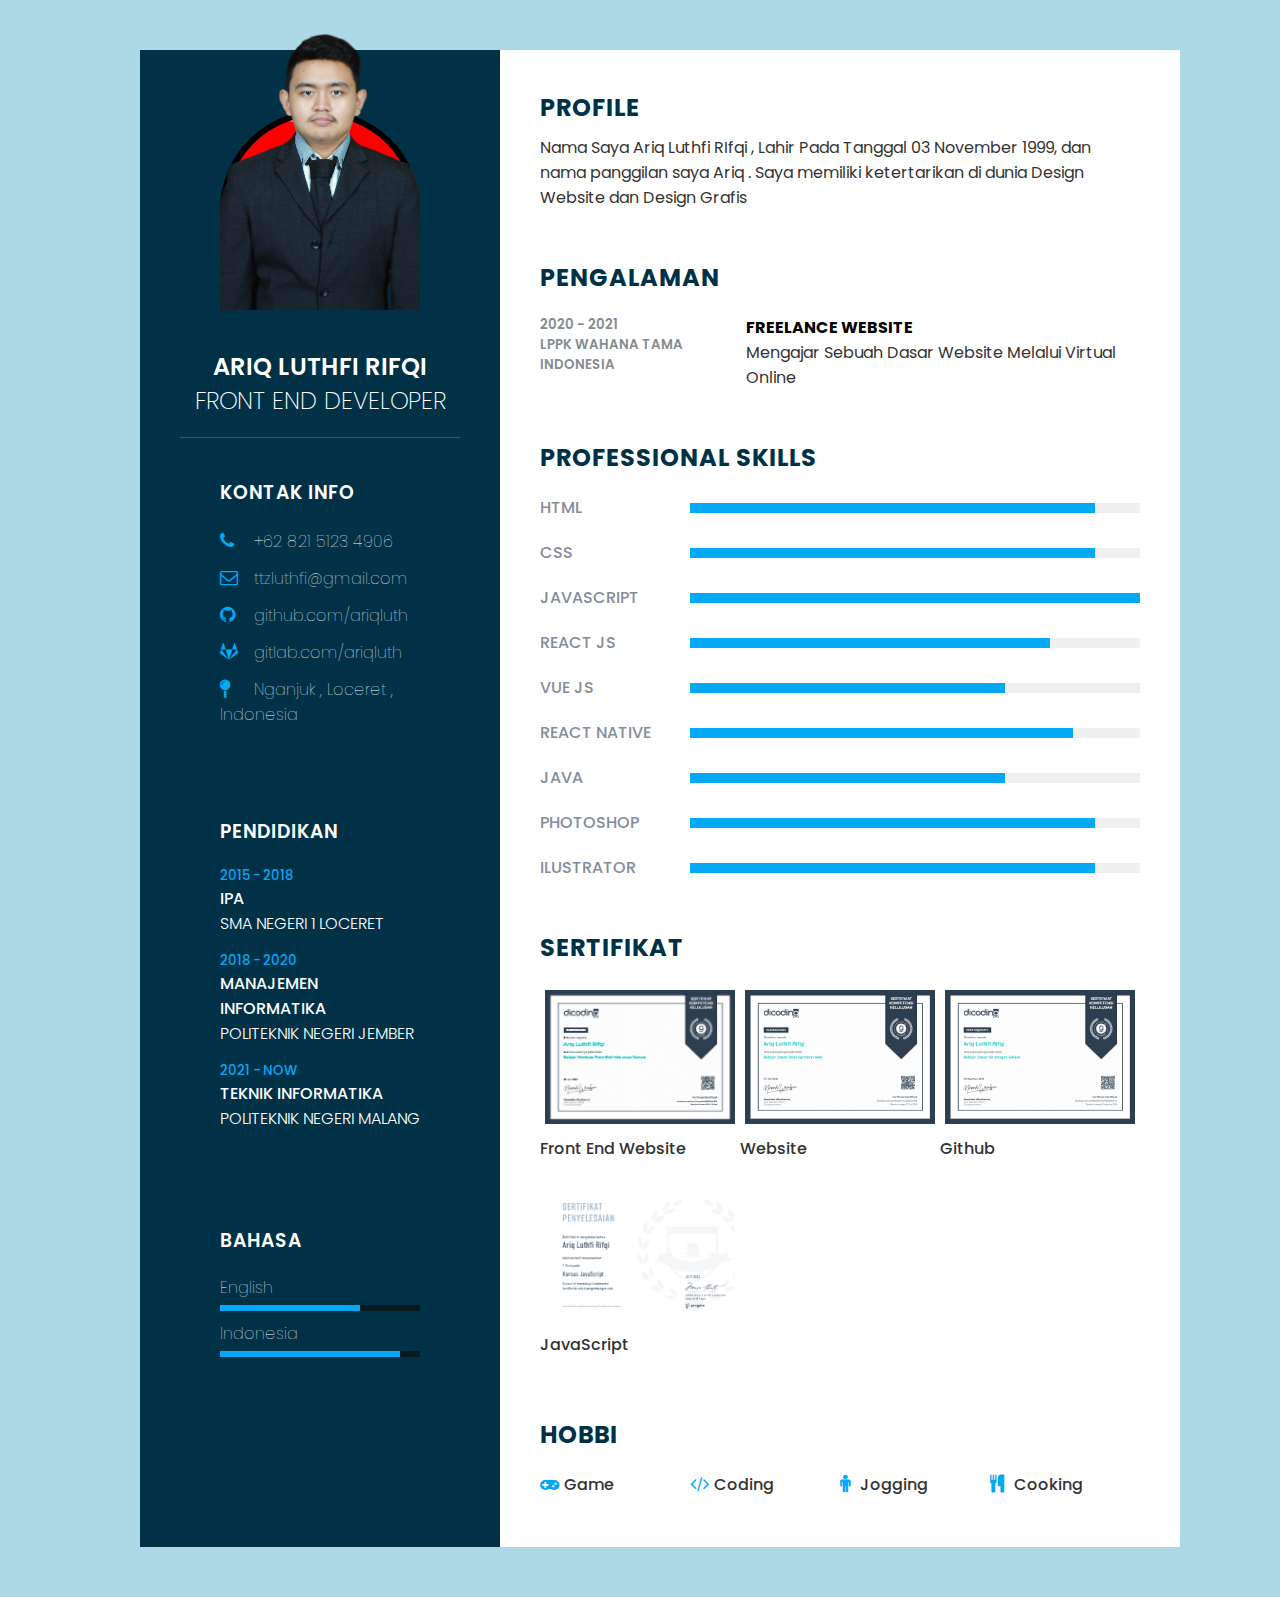
<file: index.html>
<!DOCTYPE html>
<html lang="en">
<head>
    <meta charset="UTF-8">
    <meta http-equiv="X-UA-Compatible" content="IE=edge">
    <meta name="viewport" content="width=device-width, initial-scale=1.0">
    <title>Document</title>
    <link rel="stylesheet" href="https://cdnjs.cloudflare.com/ajax/libs/font-awesome/4.7.0/css/font-awesome.css" integrity="sha512-5A8nwdMOWrSz20fDsjczgUidUBR8liPYU+WymTZP1lmY9G6Oc7HlZv156XqnsgNUzTyMefFTcsFH/tnJE/+xBg==" crossorigin="anonymous" referrerpolicy="no-referrer" />
    <link rel="stylesheet"  type="text/css" href="style.css">
</head>
<body>
    <div class="container">
        <div class="left_Side">
            <div class="profileText">
                <div class="imgBx">
                    <div class="circle">
                    <img src="img/removebg.png" alt="">
                </div>
                <div class="circle2"></div>
                <img src="img/removebg.png" alt="">
               
            </div>
            
                <h2>Ariq Luthfi Rifqi<br><span>Front End Developer</span></h2>
            </div>

            <div class="contactInfo">
                <h3 class="title">Kontak Info</h3>
                <ul>
                    <li>
                        <span class="icon"><i class="fa fa-phone" aria-hidden="true"></i></span>
                        <span class="text">+62 821 5123 4906</span>

                    </li>
                    <li>
                        <span class="icon"><i class="fa fa-envelope-o" aria-hidden="true"></i></span>
                        <span class="text">ttzluthfi@gmail.com</span>
                        
                    </li>
                    <li>
                        <span class="icon"><i class="fa fa-github" aria-hidden="true"></i></span>
                        <span class="text">github.com/ariqluth</span>
                        
                    </li>
                    <li>
                        <span class="icon"><i class="fa fa-gitlab" aria-hidden="true"></i></span>
                        <span class="text">gitlab.com/ariqluth</span>
                        
                    </li>
                    <li>
                        <span class="icon"><i class="fa fa-map-pin" aria-hidden="true"></i></span>
                        <span class="text">Nganjuk , Loceret , Indonesia</span>
                        
                    </li>
                </ul>
            </div>
            <!-- 2 -->
            <div class="contactInfo education">
                <h3 class="title">Pendidikan</h3>
                <ul>
                    <li>
                      <h5>2015 - 2018</h5>
                      <h4> IPA </h4>
                      <h4> SMA NEGERI 1 LOCERET</h4>
                    </li>

                    <li>
                        <h5>2018 - 2020</h5>
                        <h4> MANAJEMEN INFORMATIKA </h4>
                        <h4> POLITEKNIK NEGERI JEMBER</h4>
                      </li>

                      <li>
                        <h5>2021 - NOW</h5>
                        <h4> TEKNIK INFORMATIKA </h4>
                        <h4> POLITEKNIK NEGERI MALANG</h4>
                      </li>
                </ul>
            </div>

            <div class="contactInfo language">
                <h3 class="title">BAHASA</h3>
                <ul>
                    <li>
                      <span class="text"> English</span>
                      <span class="percent">
                        <div style="width: 70%"></div>
                      </span>
                    </li>

                    <li>
                        <span class="text"> Indonesia</span>
                        <span class="percent">
                            <div style="width: 90%"></div>
                        </span>
                      </li>

                    
                </ul>
            </div>

        </div>
        <div class="right_Side">
            <div class="about">
                <h2 class="title2">Profile</h2>
                <p>Nama Saya Ariq Luthfi RIfqi , Lahir Pada Tanggal 03 November 1999, dan nama panggilan saya Ariq . Saya memiliki ketertarikan di dunia Design Website dan Design Grafis </p>
            </div>
            <div class="about">
                <h2 class="title2">Pengalaman</h2>
                <div class="box">
                    <div class="year_company">
                        <h5>2020 - 2021</h5>
                        <h5> LPPK Wahana Tama Indonesia</h5>
                    </div>
                        <div class="text">
                            <h4>Freelance Website</h4>
                            <p> Mengajar Sebuah Dasar Website Melalui Virtual Online </p>
                        </div>
                </div>
                <!--  -->
               
                <!--  -->
            </div>
            <div class="about skills">
                <h2 class="title2">Professional Skills</h2>
                <div class="box">
                    <h4>HTML</h4>
                    <div class="percent">
                        <div style="width: 90%"></div>
                    </div>
                </div>
                    <!--  -->
                <div class="box">
                  <h4>CSS</h4>
                 <div class="percent">
                    <div style="width: 90%"></div>
                 </div>    
                </div>
                <!--  -->
                <div class="box">
                    <h4>JavaScript</h4>
                    <div class="percent">
                        <div style="width: 100%"></div>
                    </div>
                </div>
                <!--  -->
                <div class="box">
                    <h4>React Js</h4>
                    <div class="percent">
                        <div style="width: 80%"></div>
                    </div>
                </div>
                <!--  -->
                <div class="box">
                    <h4>Vue js</h4>
                    <div class="percent">
                        <div style="width: 70%"></div>
                    </div>
                </div>
                <!--  -->
                <div class="box">
                    <h4>React Native</h4>
                    <div class="percent">
                        <div style="width: 85%"></div>
                    </div>
                </div>
                <!--  -->
                <div class="box">
                    <h4>Java</h4>
                    <div class="percent">
                        <div style="width: 70%"></div>
                    </div>
                </div>
                <!--  -->
                <div class="box">
                    <h4>Photoshop</h4>
                    <div class="percent">
                        <div style="width: 90%"></div>
                    </div>
                </div>
                <!--  -->
                <div class="box">
                    <h4>Ilustrator</h4>
                    <div class="percent">
                        <div style="width: 90%"></div>
                    </div>
                </div>
            </div> 
            <!--  -->
            <div class="about sertifikat">
                <h2 class="title2">Sertifikat</h2>
                <ul>
                    <li> <a href="https://drive.google.com/file/d/1ABIUrZT8Hvoo_s4Q5rOfCL1saiKVBf2D/view?usp=sharing"><img src="img/frontend.png" alt=""> </a> Front End Website</li>
                    <li>  <a href="https://drive.google.com/file/d/1sfob--C_883do33u7cTQdShOScIWNTQr/view?usp=sharing"><img src="img/web.png" alt=""></a> Website</li>
                    <li>  <a href="https://drive.google.com/file/d/1SlnWEKlg3rLCGkY1bJlwlHhrtwYHRkzo/view?usp=sharing"><img src="img/github.png" alt=""> </a> Github</li>
                    <li>  <a href="https://drive.google.com/file/d/1nOh_TQ0AwtkDU0y8luK1sQEDHY0_1L_H/view?usp=sharing"><img src="img/javascript.png" alt=""> </a> JavaScript</li>
                
                </ul>
                </div>
                <!--  -->
            <div class="about interest">
                <h2 class="title2">Hobbi</h2>
                <ul>
                    <li> <i class="fa fa-gamepad" aria-hidden="true"></i> Game</li>
                    <li><i class="fa fa-code" aria-hidden="true"></i> Coding</li>
                    <li ><i class="fa fa-male" aria-hidden="true"></i>Jogging</li>
                    <li> <i class="fa fa-cutlery" aria-hidden="true"></i> Cooking</li>
                </ul>
                </div>
        </div>
    </div>
</body>
</html>
</file>
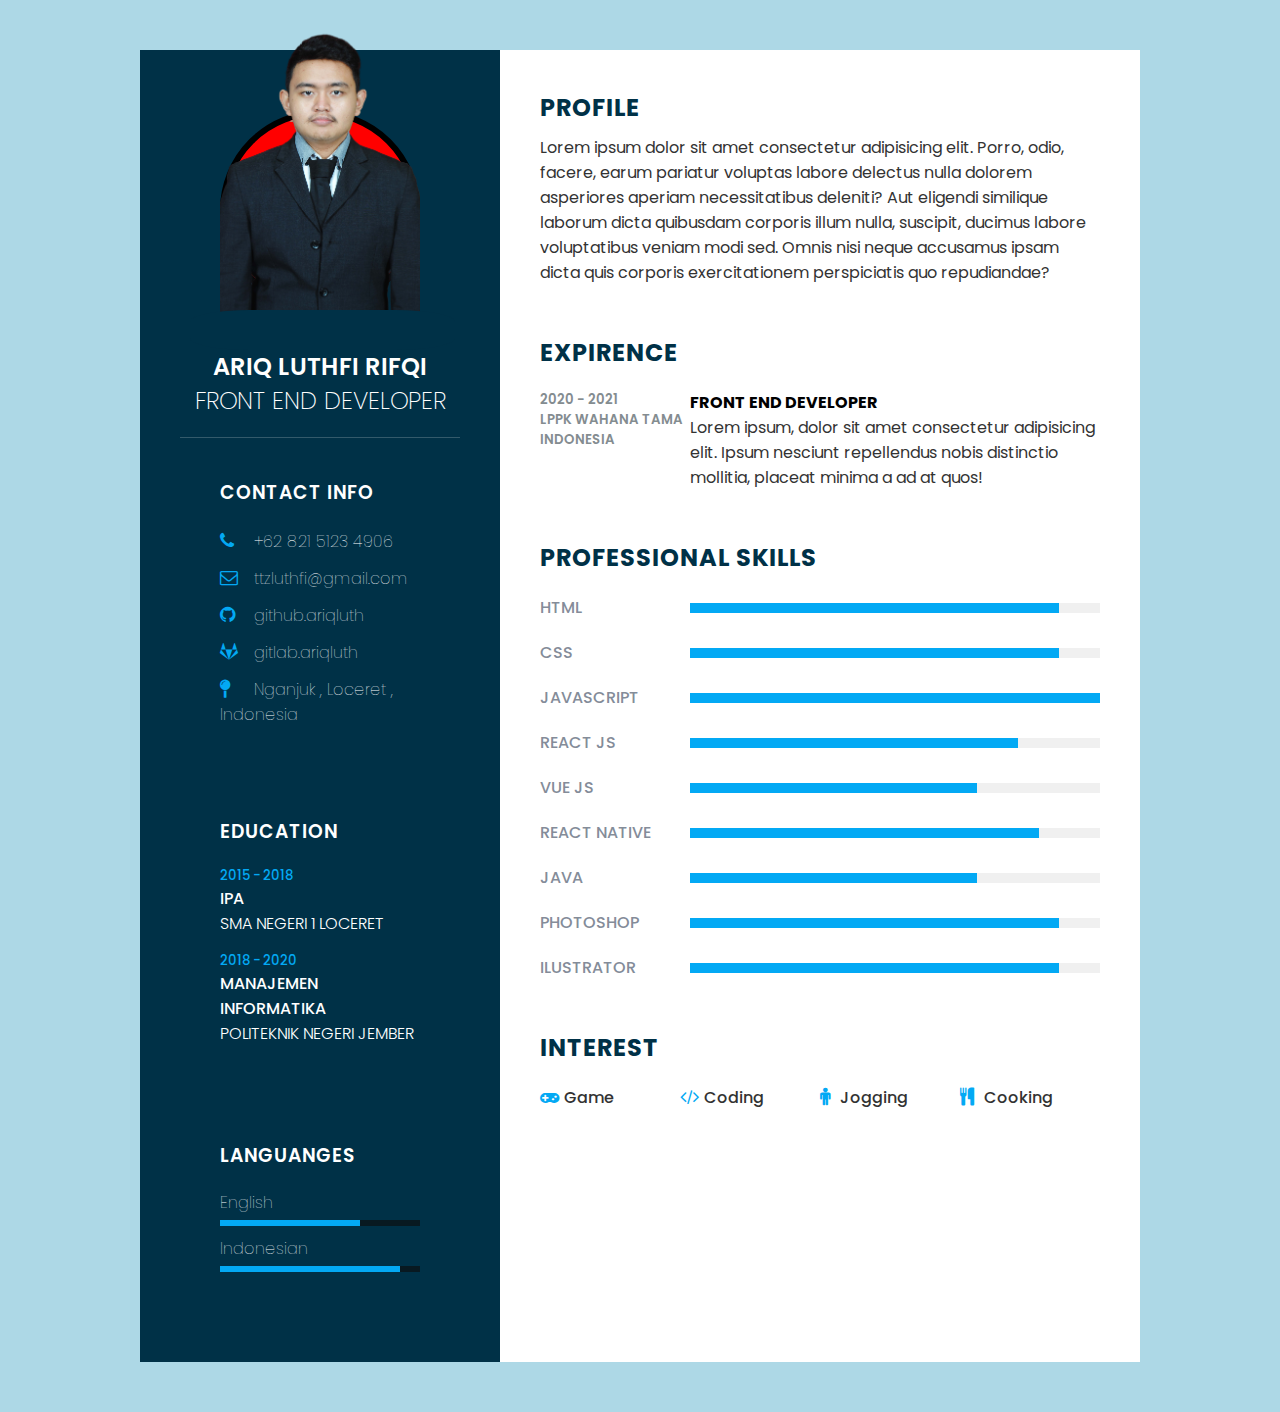
<file: home.html>
<!DOCTYPE html>
<html lang="en">
<head>
    <meta charset="UTF-8">
    <meta http-equiv="X-UA-Compatible" content="IE=edge">
    <meta name="viewport" content="width=device-width, initial-scale=1.0">
    <title>Document</title>
    <link rel="stylesheet" href="https://cdnjs.cloudflare.com/ajax/libs/font-awesome/4.7.0/css/font-awesome.css" integrity="sha512-5A8nwdMOWrSz20fDsjczgUidUBR8liPYU+WymTZP1lmY9G6Oc7HlZv156XqnsgNUzTyMefFTcsFH/tnJE/+xBg==" crossorigin="anonymous" referrerpolicy="no-referrer" />
    <link rel="stylesheet"  type="text/css" href="style.css">
</head>
<body>
    <div class="container">
        <div class="left_Side">
            <div class="profileText">
                <div class="imgBx">
                    <div class="circle">
                    <img src="img/removebg.png" alt="">
                </div>
                <div class="circle2"></div>
                <img src="img/removebg.png" alt="">
               
            </div>
            
                <h2>Ariq Luthfi Rifqi<br><span>Front End Developer</span></h2>
            </div>

            <div class="contactInfo">
                <h3 class="title">contact Info</h3>
                <ul>
                    <li>
                        <span class="icon"><i class="fa fa-phone" aria-hidden="true"></i></span>
                        <span class="text">+62 821 5123 4906</span>

                    </li>
                    <li>
                        <span class="icon"><i class="fa fa-envelope-o" aria-hidden="true"></i></span>
                        <span class="text">ttzluthfi@gmail.com</span>
                        
                    </li>
                    <li>
                        <span class="icon"><i class="fa fa-github" aria-hidden="true"></i></span>
                        <span class="text">github.ariqluth</span>
                        
                    </li>
                    <li>
                        <span class="icon"><i class="fa fa-gitlab" aria-hidden="true"></i></span>
                        <span class="text">gitlab.ariqluth</span>
                        
                    </li>
                    <li>
                        <span class="icon"><i class="fa fa-map-pin" aria-hidden="true"></i></span>
                        <span class="text">Nganjuk , Loceret , Indonesia</span>
                        
                    </li>
                </ul>
            </div>
            <!-- 2 -->
            <div class="contactInfo education">
                <h3 class="title">education</h3>
                <ul>
                    <li>
                      <h5>2015 - 2018</h5>
                      <h4> IPA </h4>
                      <h4> SMA NEGERI 1 LOCERET</h4>
                    </li>

                    <li>
                        <h5>2018 - 2020</h5>
                        <h4> MANAJEMEN INFORMATIKA </h4>
                        <h4> POLITEKNIK NEGERI JEMBER</h4>
                      </li>
                </ul>
            </div>

            <div class="contactInfo language">
                <h3 class="title">Languanges</h3>
                <ul>
                    <li>
                      <span class="text"> English</span>
                      <span class="percent">
                        <div style="width: 70%"></div>
                      </span>
                    </li>

                    <li>
                        <span class="text"> Indonesian</span>
                        <span class="percent">
                            <div style="width: 90%"></div>
                        </span>
                      </li>

                    
                </ul>
            </div>

        </div>
        <div class="right_Side">
            <div class="about">
                <h2 class="title2">Profile</h2>
                <p>Lorem ipsum dolor sit amet consectetur adipisicing elit. Porro, odio, facere, earum pariatur voluptas labore delectus nulla dolorem asperiores aperiam necessitatibus deleniti? Aut eligendi similique laborum dicta quibusdam corporis illum nulla, suscipit, ducimus labore voluptatibus veniam modi sed. Omnis nisi neque accusamus ipsam dicta quis corporis exercitationem perspiciatis quo repudiandae?</p>
            </div>
            <div class="about">
                <h2 class="title2">Expirence</h2>
                <div class="box">
                    <div class="year_company">
                        <h5>2020 - 2021</h5>
                        <h5> LPPK Wahana Tama Indonesia</h5>
                    </div>
                        <div class="text">
                            <h4>Front End Developer</h4>
                            <p> Lorem ipsum, dolor sit amet consectetur adipisicing elit. Ipsum nesciunt repellendus nobis distinctio mollitia, placeat minima a ad at quos!</p>
                        </div>
                </div>
                <!--  -->
               
                <!--  -->
            </div>
            <div class="about skills">
                <h2 class="title2">Professional Skills</h2>
                <div class="box">
                    <h4>HTML</h4>
                    <div class="percent">
                        <div style="width: 90%"></div>
                    </div>
                </div>
                    <!--  -->
                <div class="box">
                  <h4>CSS</h4>
                 <div class="percent">
                    <div style="width: 90%"></div>
                 </div>    
                </div>
                <!--  -->
                <div class="box">
                    <h4>JavaScript</h4>
                    <div class="percent">
                        <div style="width: 100%"></div>
                    </div>
                </div>
                <!--  -->
                <div class="box">
                    <h4>React Js</h4>
                    <div class="percent">
                        <div style="width: 80%"></div>
                    </div>
                </div>
                <!--  -->
                <div class="box">
                    <h4>Vue js</h4>
                    <div class="percent">
                        <div style="width: 70%"></div>
                    </div>
                </div>
                <!--  -->
                <div class="box">
                    <h4>React Native</h4>
                    <div class="percent">
                        <div style="width: 85%"></div>
                    </div>
                </div>
                <!--  -->
                <div class="box">
                    <h4>Java</h4>
                    <div class="percent">
                        <div style="width: 70%"></div>
                    </div>
                </div>
                <!--  -->
                <div class="box">
                    <h4>Photoshop</h4>
                    <div class="percent">
                        <div style="width: 90%"></div>
                    </div>
                </div>
                <!--  -->
                <div class="box">
                    <h4>Ilustrator</h4>
                    <div class="percent">
                        <div style="width: 90%"></div>
                    </div>
                </div>
            </div> 
            <!--  -->
            <div class="about interest">
                <h2 class="title2">Interest</h2>
                <ul>
                    <li> <i class="fa fa-gamepad" aria-hidden="true"></i> Game</li>
                    <li><i class="fa fa-code" aria-hidden="true"></i> Coding</li>
                    <li ><i class="fa fa-male" aria-hidden="true"></i>Jogging</li>
                    <li> <i class="fa fa-cutlery" aria-hidden="true"></i> Cooking</li>
                </ul>
                </div>
        </div>
    </div>
</body>
</html>
</file>
<file: style.css>
@import url("https://fonts.googleapis.com/css?family=Poppins:200,300,400,500,600,700,800,900&display=swap");

*{
    margin: 0;
    padding: 0;
    box-sizing: border-box;
    font-family: 'Poppins', sans-serif  ;

}
body {
    background: lightblue;
    display: flex;
    justify-content: center;
    align-items: center;
    min-height: 100vh;
    
}
.container {
    position: relative;
    width: 100%;
    max-width: 1000px;
    min-height: 1000px;
    background: #fff;
    margin: 50px;
    display: grid;
    grid-template-columns: 1fr 2fr;
    box-sizing: 0 35px 55px rgba(0,0,0,0.1);
}
.container .left_Side{
    position: relative;
    padding: 40px;
    background: #003147;
}

.profileText{
    position: relative;
    display: flex;
    flex-direction: column;
    align-items: center;
    padding-bottom: 20px;
    border-bottom: 1px solid rgba(255,255,255,0.2);
}

.profileText .imgBx {
    position: relative;
    width: 200px;
    height: 200px;
    background:  #003147;
    margin: 20px 40px;
   
}

.profileText .imgBx ::before {
    content: '';
    position: absolute;
    bottom: 45px;
    left: -20px;
    width: 245px;
    height: 20px;
    background: transparent;
    border-radius: 20%;
    z-index: 3;
    box-shadow: 0 75px 0 10px #003147;
}


.profileText .imgBx .circle {
    position: absolute;
    bottom: 0;
    left: 0;
    width: 200px;
    height: 200px;
    background: red;
    overflow: hidden;
    border-radius: 50%;
    border: 6px solid #000;
}



.profileText .imgBx .circle img ,
.imgBx img
{
    position: absolute;
    top: 0;
    left: 0;
    width: 100%;
    transform: translateY(-39%);
    height: 300px;;
    margin-top: 20px;
}

.profileText h2 {
    color: #fff;
    font-size:  1.5em;
    margin-top: 20px;
    text-transform: uppercase;
    text-align: center;
    font-weight: 600;
    line-height: 1.4em;
}

.profileText h2 span {

    font-size: 1 em;
    font-weight: 200;

}

.contactInfo {
    padding: 40px;
}

.title {
    color: #fff;
    text-transform: uppercase ;
    font-weight: 600;
    letter-spacing: 1px;
    margin-bottom: 20px ;
}

.contactInfo ul {
    position: relative;

}

.contactInfo ul li {
    position: relative;
    list-style: none;
    margin: 10px 0;
    cursor: pointer;
}

.contactInfo ul li .icon {
    display: inline-block;
    width: 30px;
    font-size: 18px;
    color: #03a9f4;
}

.contactInfo ul li span {
    color: #fff;
    font-size: 1 em;
    font-weight: 100;
}


.contactInfo.education li {
    margin-bottom: 15px;
}

.contactInfo.education h5 {
    color: #03a9f4;
    font-weight: 500;
}

.contactInfo.education h4 {
    color: #fff;
    font-weight: 300;
}

.contactInfo.education h4:nth-child(2) {
    color: #fff;
    font-weight: 500;
}


.contactInfo.language .percent {
    position: relative;
    width: 100%;
    height: 6px;
    background: #081921;
    display: block;
    margin-top: 5px;
}

.contactInfo.language .percent div {
    position: absolute;
    top: 0;
    left: 0;
    height: 100%;
    background: #03a9f4;
}

.container .right_Side{
    position: relative;
    padding: 40px;
    background: #fff;
}

.about{
    margin-bottom: 50px;
}
.about:last-child {
    margin-bottom: 0;
}
.title2 {
    color: #003147;
    text-transform: uppercase;
    letter-spacing: 1px;
    margin-bottom: 10px;
}
 p {
    color: #333;
}

.about .box {
    display: flex;
    flex-direction: row;
    margin: 20px 0;
}

.about .box .year_company {
    min-width: 150px;
}
.about .box .year_company h5 {
    text-transform: uppercase;
    color: #848c90;
    font-weight: 600;
}

.about .box .text h4 {
    text-transform: uppercase;
    font-size: 16px;
}
.skills .box{
    position: relative;
    width:  100%;
    display: grid;
    grid-template-columns: 150px 1fr;
    justify-content: center;
    align-items: center;
}
.skills .box h4 {
    text-transform: uppercase;
    color: #848c99;
    font-weight: 500;
}
.skills .box .percent {
    position: relative;
    width: 100%;
    height: 10px;
    background: #f0f0f0;
} 
.skills .box .percent div {
    position: absolute;
    top:  0;
    left: 0;
    height: 100% ;
    background: #03a9f4;
}

.interest ul {
    display: grid;
    grid-template-columns: repeat(4,1fr);
}

.sertifikat ul {
    display: grid;
    grid-template-columns: repeat(3,1fr);
}

.interest ul li {
    list-style: none;
    color: #333;
    font-weight: 500;
    margin: 10px 0;

}

.sertifikat ul li {
    list-style: none;
    color: #333;
    font-weight: 500;
    margin: 10px 0;
    
}
.interest ul li .fa {
    color: #03a9f4;
    font-size: 18px;
    width: 20px;
}


.sertifikat ul li img {
    width: 200px;
    padding: 5px;
    
}

@media (max-width : 1000px) 
{
    .container 
    {
        margin : 10px;
        grid-template-columns: repeat(1,1fr);
    }
    .interest ul {
        grid-template-columns: repeat(2,1fr);
    }

    .sertifikat ul {
        grid-template-columns: repeat(2,1fr);
    }

    .sertifikat ul li img {
        width: 150px;
    }

    
}

@media (max-width : 600px) {
    .about .box {
        flex-direction: column;
    }
    .about .box .year_company {
        min-width: 150px;
        margin-bottom: 5px;
    }

    .sertifikat ul {
        grid-template-columns: repeat(1,1fr);
    }
    .interest ul {
        grid-template-columns: repeat(1,1fr);
    }
    .skills .box{
        grid-template-columns: repeat(1,1fr);
    }
}
</file>
